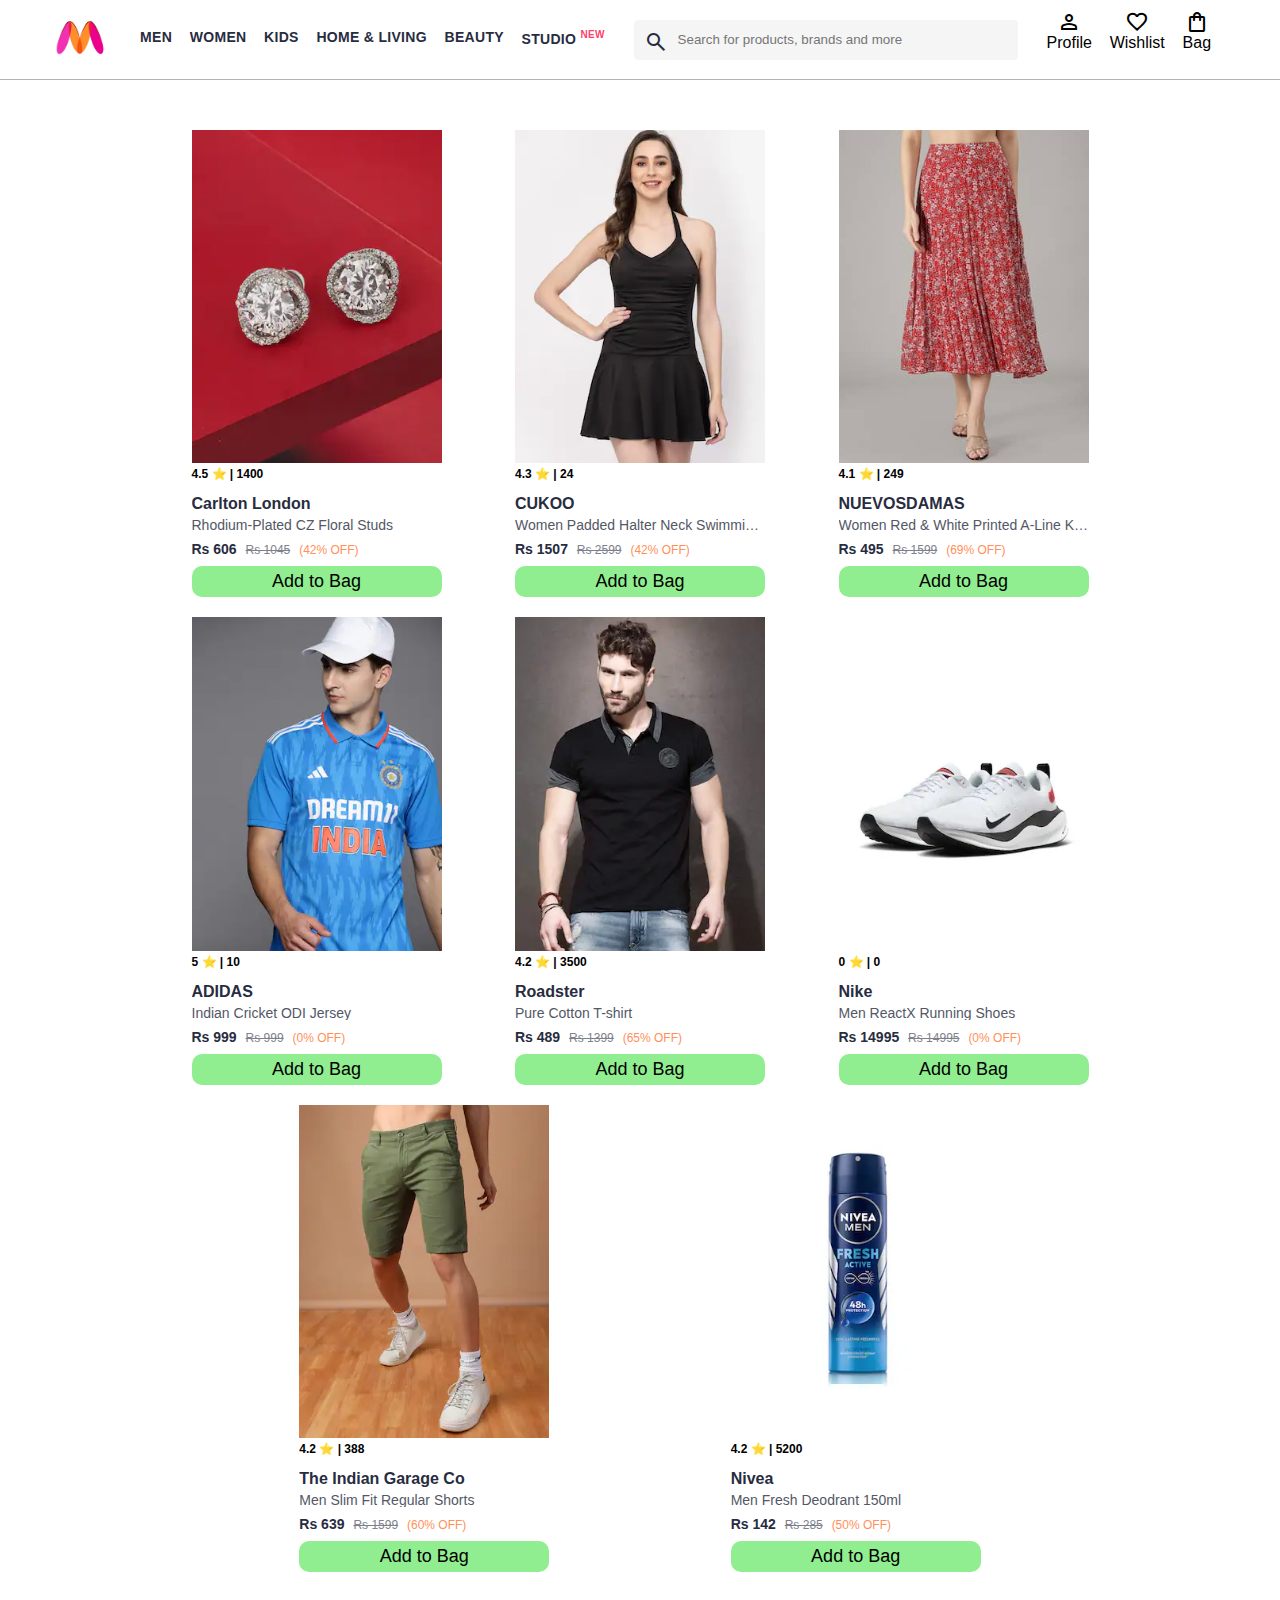
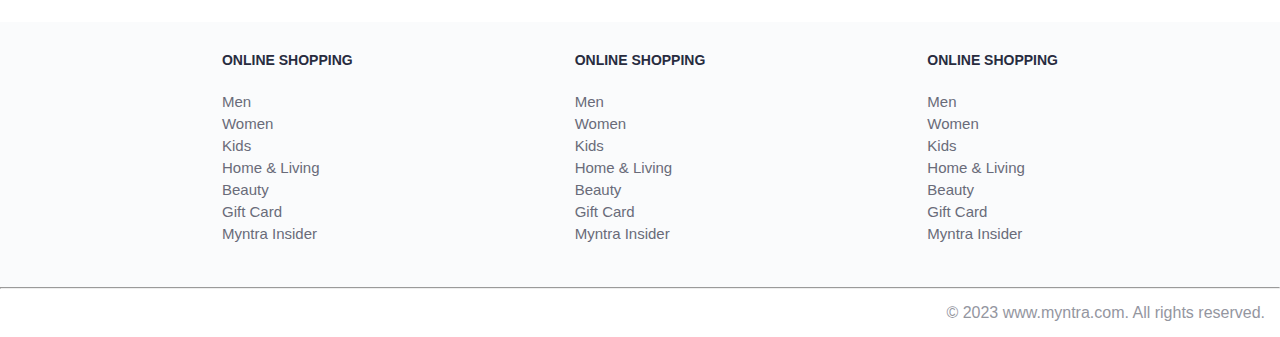
<file: index.html>
<!DOCTYPE html>
<html lang="en">
  <head>
    <title>Myntra Functional Clone</title>
    <link rel="stylesheet" href="css/index.css" />
    <link
      rel="stylesheet"
      href="https://fonts.googleapis.com/css2?family=Material+Symbols+Outlined:opsz,wght,FILL,GRAD@20..48,100..700,0..1,-50..200"
    />
  </head>
  <body>
    <header>
      <div class="logo_container">
        <a href="./index.html"
          ><img
            class="myntra_home"
            src="images/myntra_logo.webp"
            alt="Myntra Home"
        /></a>
      </div>
      <nav class="nav_bar">
        <a href="#">Men</a>
        <a href="#">Women</a>
        <a href="#">Kids</a>
        <a href="#">Home & Living</a>
        <a href="#">Beauty</a>
        <a href="#">Studio <sup>New</sup></a>
      </nav>
      <div class="search_bar">
        <span class="material-symbols-outlined search_icon">search</span>
        <input
          class="search_input"
          placeholder="Search for products, brands and more"
        />
      </div>
      <div class="action_bar">
        <div class="action_container">
          <span class="material-symbols-outlined action_icon">person</span>
          <span class="action_name">Profile</span>
        </div>

        <div class="action_container">
          <span class="material-symbols-outlined action_icon">favorite</span>
          <span class="action_name">Wishlist</span>
        </div>

        <a class="action_container" href="pages/bag.html">
          <span class="material-symbols-outlined action_icon"
            >shopping_bag</span
          >
          <span class="action_name">Bag</span>
          <span class="bag-item-count"></span>
        </a>
      </div>
    </header>
    <main>
      <div class="items-container"></div>
    </main>
    <footer>
      <div class="footer_container">
        <div class="footer_column">
          <h3>ONLINE SHOPPING</h3>

          <a href="#">Men</a>
          <a href="#">Women</a>
          <a href="#">Kids</a>
          <a href="#">Home & Living</a>
          <a href="#">Beauty</a>
          <a href="#">Gift Card</a>
          <a href="#">Myntra Insider</a>
        </div>

        <div class="footer_column">
          <h3>ONLINE SHOPPING</h3>

          <a href="#">Men</a>
          <a href="#">Women</a>
          <a href="#">Kids</a>
          <a href="#">Home & Living</a>
          <a href="#">Beauty</a>
          <a href="#">Gift Card</a>
          <a href="#">Myntra Insider</a>
        </div>

        <div class="footer_column">
          <h3>ONLINE SHOPPING</h3>

          <a href="#">Men</a>
          <a href="#">Women</a>
          <a href="#">Kids</a>
          <a href="#">Home & Living</a>
          <a href="#">Beauty</a>
          <a href="#">Gift Card</a>
          <a href="#">Myntra Insider</a>
        </div>
      </div>
      <hr />

      <div class="copyright">© 2023 www.myntra.com. All rights reserved.</div>
    </footer>
    <script src="data/items.js"></script>
    <script src="scripts/index.js"></script>
  </body>
</html>
</file>
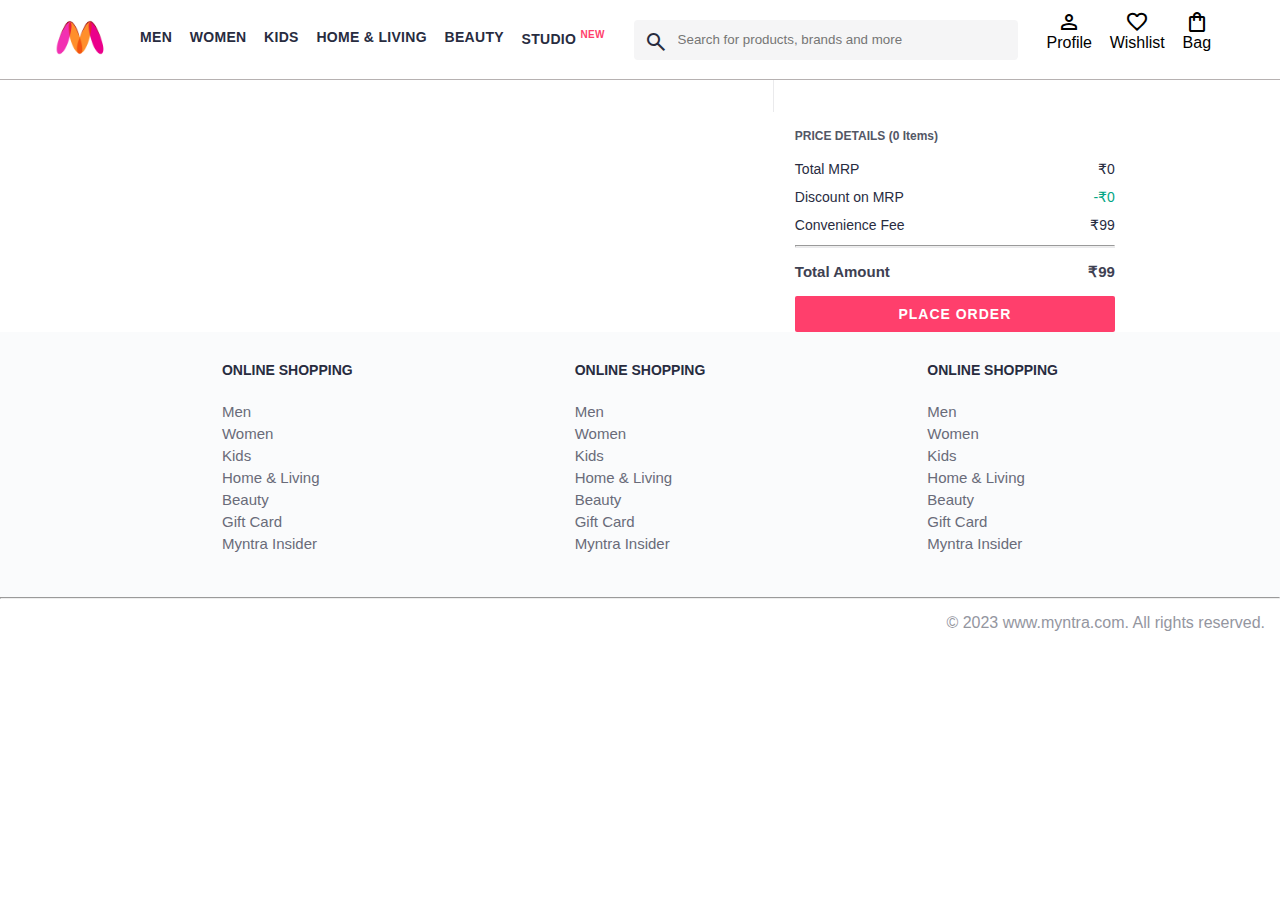
<file: pages/bag.html>
<!DOCTYPE html>
<html lang="en">
  <head>
    <title>Myntra Clone</title>
    <link rel="stylesheet" href="../css/index.css" />
    <link rel="stylesheet" href="../css/bag.css" />
    <link
      rel="stylesheet"
      href="https://fonts.googleapis.com/css2?family=Material+Symbols+Outlined:opsz,wght,FILL,GRAD@20..48,100..700,0..1,-50..200"
    />
  </head>
  <body>
    <header>
      <div class="logo_container">
        <a href="../index.html"
          ><img
            class="myntra_home"
            src="../images/myntra_logo.webp"
            alt="Myntra Home"
        /></a>
      </div>
      <nav class="nav_bar">
        <a href="#">Men</a>
        <a href="#">Women</a>
        <a href="#">Kids</a>
        <a href="#">Home & Living</a>
        <a href="#">Beauty</a>
        <a href="#">Studio <sup>New</sup></a>
      </nav>
      <div class="search_bar">
        <span class="material-symbols-outlined search_icon">search</span>
        <input
          class="search_input"
          placeholder="Search for products, brands and more"
        />
      </div>
      <div class="action_bar">
        <div class="action_container">
          <span class="material-symbols-outlined action_icon">person</span>
          <span class="action_name">Profile</span>
        </div>

        <div class="action_container">
          <span class="material-symbols-outlined action_icon">favorite</span>
          <span class="action_name">Wishlist</span>
        </div>

        <div class="action_container">
          <span class="material-symbols-outlined action_icon"
            >shopping_bag</span
          >
          <span class="action_name">Bag</span>
          <span class="bag-item-count">0</span>
        </div>
      </div>
    </header>
    <main>
      <div class="bag-page">
        <div class="bag-items-container"></div>
        <div class="bag-summary"></div>
      </div>
    </main>
    <footer>
      <div class="footer_container">
        <div class="footer_column">
          <h3>ONLINE SHOPPING</h3>

          <a href="#">Men</a>
          <a href="#">Women</a>
          <a href="#">Kids</a>
          <a href="#">Home & Living</a>
          <a href="#">Beauty</a>
          <a href="#">Gift Card</a>
          <a href="#">Myntra Insider</a>
        </div>

        <div class="footer_column">
          <h3>ONLINE SHOPPING</h3>

          <a href="#">Men</a>
          <a href="#">Women</a>
          <a href="#">Kids</a>
          <a href="#">Home & Living</a>
          <a href="#">Beauty</a>
          <a href="#">Gift Card</a>
          <a href="#">Myntra Insider</a>
        </div>

        <div class="footer_column">
          <h3>ONLINE SHOPPING</h3>

          <a href="#">Men</a>
          <a href="#">Women</a>
          <a href="#">Kids</a>
          <a href="#">Home & Living</a>
          <a href="#">Beauty</a>
          <a href="#">Gift Card</a>
          <a href="#">Myntra Insider</a>
        </div>
      </div>
      <hr />

      <div class="copyright">© 2023 www.myntra.com. All rights reserved.</div>
    </footer>
    <script src="../data/items.js"></script>
    <script src="../scripts/index.js"></script>
    <script src="../scripts/bag.js"></script>
  </body>
</html>
</file>
<file: css/index.css>
/***************** Item Page CSS **************************/
/*.action_container {
    text-decoration: none;
}
a.action_container:link {
    color:black;
}
.item-details {
    cursor: pointer;
    width: 250px;
    margin: 10px;
}
.stars {
    font-size: 12px;
    font-weight: 700;
    text-align: left;
}
.company {
    font-size: 18px;
    font-weight: 700;
    line-height: 1;
    color: #282c3f;
    margin-bottom: 6px;
    overflow: hidden;
    text-overflow: ellipsis;
    white-space: nowrap;
    margin-top: 20px;
}
.item-name {
    color: #535766;
    font-size: 16px;
    line-height: 1;
    margin-bottom: 0;
    margin-top: 0;
    overflow: hidden;
    text-overflow: ellipsis;
    white-space: nowrap;
    font-weight: 400;
    display: block;
}
.price-container {
    margin-top: 10px;
}
.current-price {
    font-size: 14px;
    font-weight: 700;
    color: #282c3f;
}
.original-price {
    text-decoration: line-through;
    color: #7e818c;
    font-weight: 400;
    margin-left: 5px;
    font-size: 12px;
}
.discount-percentage {
    color: #ff905a;
    font-weight: 400;
    font-size: 12px;
    margin-left: 5px;
}
.btn-bag {
    background-color: lightgreen;
    border: none;
    padding: 5px 15px;
    border-radius: 10px;
    width: 100%;
    margin-top: 7px;
    font-size: 20px;
    cursor: pointer;
}
.bag-items {
    background-color: #f16565;
    white-space: nowrap;
    text-align: center;
    line-height: 18px;
    padding: 0 6px;
    height: 18px;
    position: relative;
    border-radius: 50%;
    font-size: 12px;
    color: #fff;
    left: 13px;
    top: -44px;
    font-weight: 700;
    cursor: pointer;
}*/

* {
    margin: 0;
    padding: 0;
    font-family: Assistant,-apple-system,BlinkMacSystemFont,Segoe UI,Roboto,Helvetica,Arial,sans-serif;
    box-sizing: border-box;
}
header {
    display: flex;
    background-color: #ffffff;
    height: 80px;
    justify-content: space-between;
    align-items: center;
    border-bottom: 1px solid #b6b1b1;
}
.myntra_home {
    height: 45px;
}
.logo_container {
    margin-left: 4%;
}
.action_bar {
    margin-right: 4%;
}
.nav_bar {
    display: flex;
    min-width: 500px;
    justify-content: space-evenly;
}
.nav_bar a {
    font-size: 14px;
    letter-spacing: .3px;
    color: #282c3f;
    font-weight: 700;
    text-transform: uppercase;
    text-decoration: none;
    padding: 28px 0;
    border-bottom: 4px solid #ffffff;
}
.nav_bar a:hover {
    border-bottom: 4px solid #f54e77;
}

.nav_bar a sup {
    color: #ff3f6c;
    font-size: 10px;
}

.search_bar {
    height: 40px;
    min-width: 200px;
    width: 30%;
    display: flex;
    align-items: center;
}
.search_icon {
    box-sizing: content-box;
    height: 20px;
    padding: 10px;

    background-color: #f5f5f6;
    color: #282c3f;
    font-weight: 300;
    border-radius: 4px 0 0 4px;
}
.search_input {
    color: #696e79;
    background-color: #f5f5f6;
    flex-grow: 1;
    height: 40px;
    border: 0;
    border-radius: 0 4px 4px 0;
}

.action_bar {
    display: flex;
    min-width: 200px;
    justify-content: space-evenly;
}

.action_container {
    display: flex;
    flex-direction: column;
    align-items: center;
}

/* Main section */
.banner_container {
    margin: 40px 0;
}
.banner_image {
    width: 100%;
}

.category_heading {
    text-transform: uppercase;
    color: #3e4152;
    letter-spacing: .15em;
    font-size: 1.8em;
    margin: 50px 0 10px 30px;
    max-height: 5em;
    font-weight: 700;
}

.category-items , .items-container{
    width: 80%;
    margin: 50px 10%;
    display: flex;
    flex-wrap: wrap;
    justify-content: space-evenly;
}

.sale_item {
    width: 250px;
}

.footer_container {
    padding: 30px 0px 40px 0px;
    background: #FAFBFC;
    display: flex;
    justify-content: space-evenly;
}

.footer_column {
    display: flex;
    flex-direction: column;
}

.footer_column h3 {
    color: #282c3f;
    font-size: 14px;
    margin-bottom: 25px;
}

.footer_column a {
    color: #696b79;
    font-size: 15px;
    text-decoration: none;
    padding-bottom: 5px;
}

.copyright {
    color: #94969f;
    text-align: end;
    padding: 15px;
}


.items-container {
    width: 80%;
    margin: 40px 10%;
}
.item-container {
    width: 250px;
    margin: 10px;
}
.item-image {
    width: 100%;
}
.rating {
    font-size: 12px;
    font-weight: 700;
}
.company-name {
    margin-top: 15px;
    font-size: 16px;
    font-weight: 700;
    line-height: 1;
    color: #282c3f;
    margin-bottom: 6px;
    overflow: hidden;
    text-overflow: ellipsis;
    white-space: nowrap;
}
.item-name {
    color: #535766;
    font-size: 14px;
    line-height: 1;
    margin-bottom: 0;
    margin-top: 0;
    overflow: hidden;
    text-overflow: ellipsis;
    white-space: nowrap;
    font-weight: 400;
    display: block;
}
.price {
    margin-top: 10px;
    font-size: 14px;
    line-height: 15px;
    color: #282c3f;
    white-space: nowrap;
}
.current-price {
    font-size: 14px;
    font-weight: 700;
    color: #282c3f;
}
.original-price {
    text-decoration: line-through;
    color: #7e818c;
    font-weight: 400;
    margin-left: 5px;
    font-size: 12px;
}
.discount {
    color: #ff905a;
    font-weight: 400;
    font-size: 12px;
    margin-left: 5px;
}
.btn-add-bag {
    margin-top: 8px;
    font-size: 18px;
    width: 100%;
    background-color: lightgreen;
    border: none;
    padding: 5px 15px;
    border-radius: 10px;
    cursor: pointer;
}

.bag-item-count{
    background-color: #f16565;
    white-space: nowrap;
    text-align: center;
    line-height: 18px;
    padding: 0 6px;
    height: 18px;
    position: relative;
    border-radius: 50%;
    font-size: 12px;
    color: #fff;
    left: 13px;
    top: -44px;
    font-weight: 700;
    cursor: pointer;
}

.action_container {
    text-decoration: none;
}
a.action_container:link {
    color:black;
}
</file>
<file: css/bag.css>
.bag-items-container {
  display: inline-block;
  width: 64%;
  padding-right: 20px;
  border-right: 1px solid #eaeaec;
  padding-top: 32px;
  color: #282c3f;
  font-size: 13px;
  line-height: 1.42857143;
}

.bag-page {
  width: 75%;
  margin-left: 12.5%;
}

.bag-summary {
  vertical-align: top;
  display: inline-block;
  width: 35%;
  padding: 24px 0 0 16px;
  color: #282c3f;
  font-size: 13px;
  line-height: 1.42857143;
}

.bag-details-container {
  margin-bottom: 16px;
}

.price-header {
  font-size: 12px;
  font-weight: 700;
  margin: 24px 0 16px;
  color: #535766;
}

.price-item {
  margin-bottom: 12px;
  line-height: 16px;
  font-size: 14px;
  color: #282c3f;
}

.price-item-value {
  float: right;
}

.priceDetail-base-discount {
  color: #03a685;
}

.price-footer {
  font-weight: 700;
  font-size: 15px;
  padding-top: 16px;
  border-top: 1px solid #eaeaec;
  color: #3e4152;
  line-height: 16px;
}

.btn-place-order {
  width: 100%;
  letter-spacing: 1px;
  font-size: 14px;
  font-weight: 600;
  border-radius: 2px;
  border-width: 0px;
  padding: 10px 16px;
  background-color: rgb(255, 63, 108);
  color: rgb(255, 255, 255);
  cursor: pointer;
}

.bag-item-container {
  margin-bottom: 8px;
  background: #fff;
  font-size: 14px;
  border: 1px solid #eaeaec;
  border-radius: 4px;
  position: relative;
  padding: 12px 12px 0;
}

.item-left-part {
  position: absolute;
  background: rgb(255, 242, 223);
  height: 148px;
  width: 111px;
}

.item-right-part {
  padding-left: 12px;
  position: relative;
  min-height: 148px;
  margin-left: 111px;
  margin-bottom: 12px;
}

.bag-item-img {
  width: 100%;
}

.return-period {
  display: inline-flex;
  font-size: 14px;
  padding-top: 8px;
}

.return-period-days {
  font-weight: 700;
  margin-right: 4px;
}

.delivery-details {
  margin-top: 5px;
  color: #282c3f;
  font-size: 12px;
  letter-spacing: -.1px;
  margin-bottom: 8px;
  line-height: 15px;
}

.delivery-details-days {
  color: #03a685;
}

.remove-from-cart {
  position: absolute;
  font-size: 25px;
  top: 10px;
  right: 18px;
  width: 14px;
  height: 14px;
  cursor: pointer;
}
</file>
